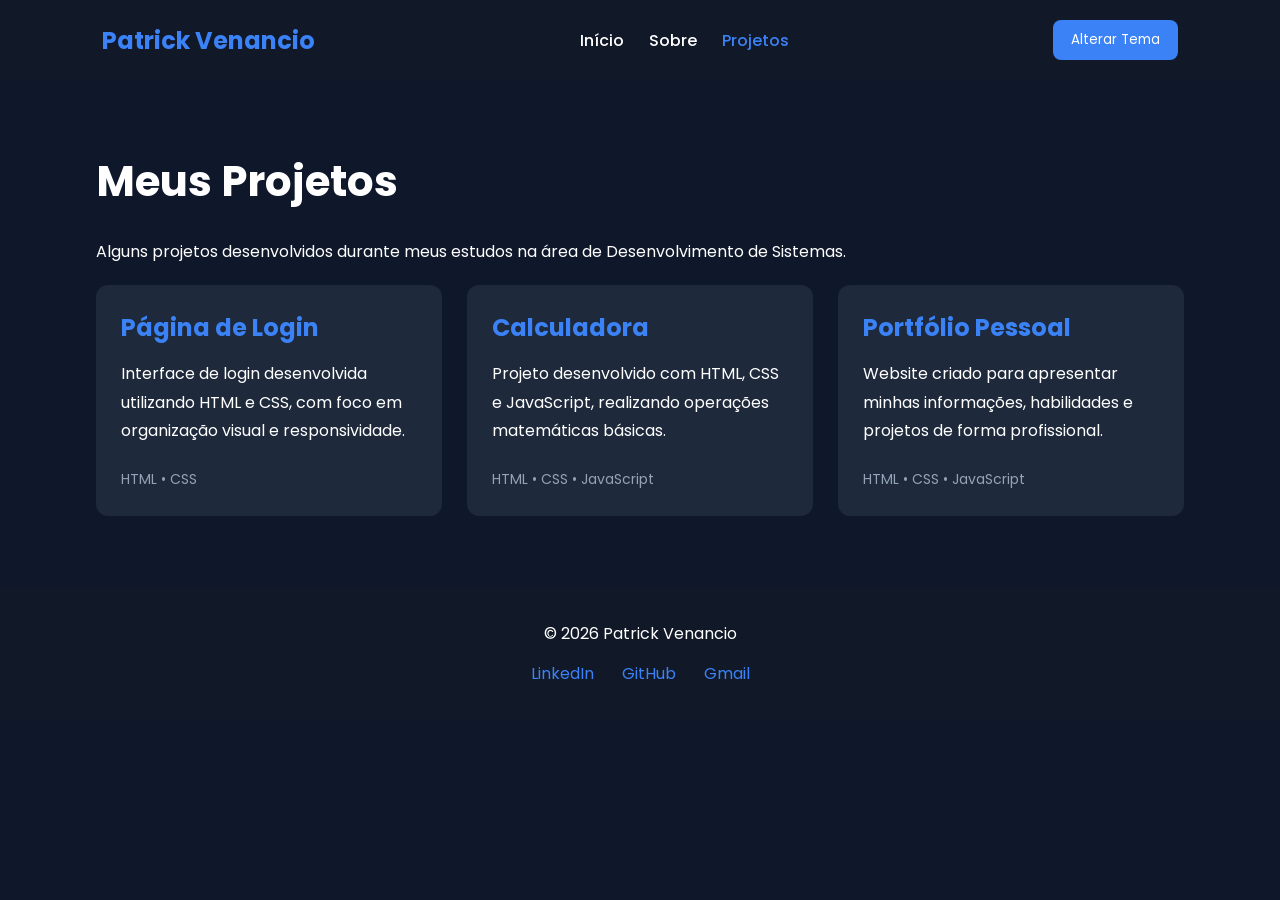
<file: projetos.html>
<!DOCTYPE html>
<html lang="pt-BR">

<head>
    <meta charset="UTF-8">
    <meta name="viewport" content="width=device-width, initial-scale=1.0">
    <title>Projetos | Patrick Venancio</title>

    <link rel="stylesheet" href="style.css">

    <link rel="preconnect" href="https://fonts.googleapis.com">
    <link rel="preconnect" href="https://fonts.gstatic.com" crossorigin>

    <link href="https://fonts.googleapis.com/css2?family=Poppins:wght@300;400;500;600;700&display=swap"
        rel="stylesheet">
</head>

<body>

    <header>

        <div class="logo">
            Patrick Venancio
        </div>

        <nav>

            <a href="index.html">Início</a>
            <a href="sobre.html">Sobre</a>
            <a href="projetos.html" class="ativo">Projetos</a>

        </nav>

        <button id="tema">
            Alterar Tema
        </button>

    </header>

    <main class="pagina">

        <h1>Meus Projetos</h1>

        <p class="descricao">
            Alguns projetos desenvolvidos durante meus estudos na área de Desenvolvimento de Sistemas.
        </p>

        <section class="cards">

            <article class="card">

                <h2>Página de Login</h2>

                <p>
                    Interface de login desenvolvida utilizando HTML e CSS,
                    com foco em organização visual e responsividade.
                </p>

                <span>HTML • CSS</span>

            </article>

            <article class="card">

                <h2>Calculadora</h2>

                <p>
                    Projeto desenvolvido com HTML, CSS e JavaScript,
                    realizando operações matemáticas básicas.
                </p>

                <span>HTML • CSS • JavaScript</span>

            </article>

            <article class="card">

                <h2>Portfólio Pessoal</h2>

                <p>
                    Website criado para apresentar minhas informações,
                    habilidades e projetos de forma profissional.
                </p>

                <span>HTML • CSS • JavaScript</span>

            </article>

        </section>

    </main>

    <footer>

        <p>&copy; <span id="ano"></span> Patrick Venancio</p>

        <div class="redes">

            <a href="https://www.linkedin.com/in/SEU_LINKEDIN" target="_blank">
                LinkedIn
            </a>

            <a href="https://github.com/SEU_GITHUB" target="_blank">
                GitHub
            </a>

            <a href="mailto:seuemail@gmail.com">
                Gmail
            </a>

        </div>

    </footer>

    <script src="script.js"></script>

</body>

</html>
</file>
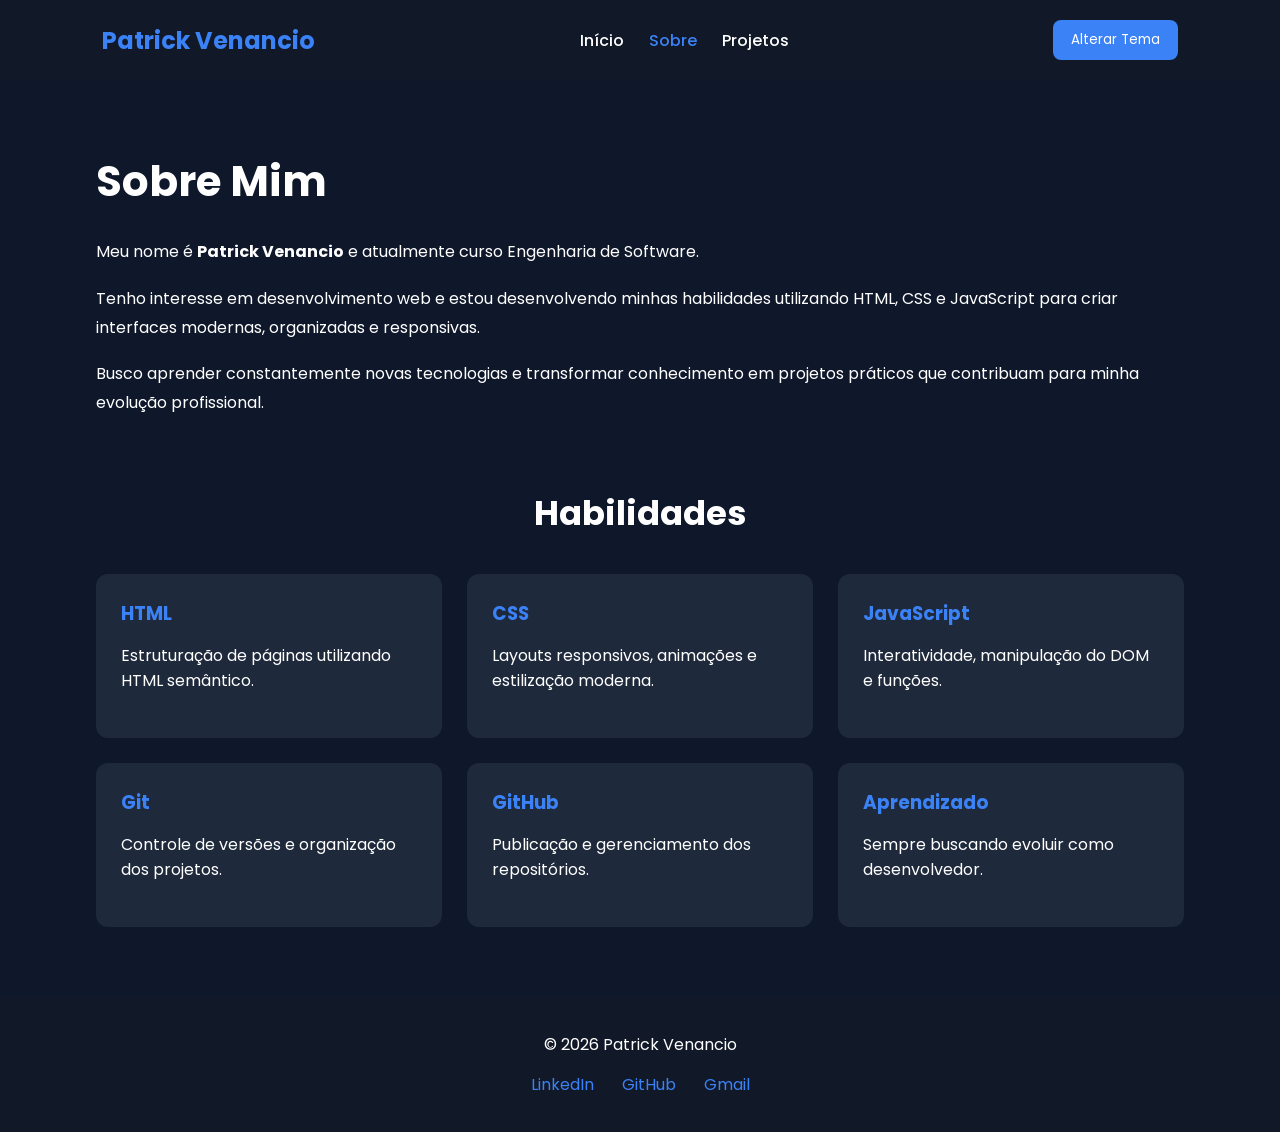
<file: sobre.html>
<!DOCTYPE html>
<html lang="pt-BR">

<head>
    <meta charset="UTF-8">
    <meta name="viewport" content="width=device-width, initial-scale=1.0">
    <title>Sobre | Patrick Venancio</title>

    <link rel="stylesheet" href="style.css">

    <link rel="preconnect" href="https://fonts.googleapis.com">
    <link rel="preconnect" href="https://fonts.gstatic.com" crossorigin>

    <link href="https://fonts.googleapis.com/css2?family=Poppins:wght@300;400;500;600;700&display=swap"
        rel="stylesheet">
</head>

<body>

    <header>

        <div class="logo">
            Patrick Venancio
        </div>

        <nav>

            <a href="index.html">Início</a>
            <a href="sobre.html" class="ativo">Sobre</a>
            <a href="projetos.html">Projetos</a>

        </nav>

        <button id="tema">
            Alterar Tema
        </button>

    </header>

    <main>

        <section class="pagina">

            <h1>Sobre Mim</h1>

            <p>
                Meu nome é <strong>Patrick Venancio</strong> e atualmente curso
                Engenharia de Software.
            </p>

            <p>
                Tenho interesse em desenvolvimento web e estou desenvolvendo
                minhas habilidades utilizando HTML, CSS e JavaScript para criar
                interfaces modernas, organizadas e responsivas.
            </p>

            <p>
                Busco aprender constantemente novas tecnologias e transformar
                conhecimento em projetos práticos que contribuam para minha
                evolução profissional.
            </p>

        </section>

        <section class="habilidades">

            <h2>Habilidades</h2>

            <div class="cards">

                <article class="card">
                    <h3>HTML</h3>
                    <p>Estruturação de páginas utilizando HTML semântico.</p>
                </article>

                <article class="card">
                    <h3>CSS</h3>
                    <p>Layouts responsivos, animações e estilização moderna.</p>
                </article>

                <article class="card">
                    <h3>JavaScript</h3>
                    <p>Interatividade, manipulação do DOM e funções.</p>
                </article>

                <article class="card">
                    <h3>Git</h3>
                    <p>Controle de versões e organização dos projetos.</p>
                </article>

                <article class="card">
                    <h3>GitHub</h3>
                    <p>Publicação e gerenciamento dos repositórios.</p>
                </article>

                <article class="card">
                    <h3>Aprendizado</h3>
                    <p>Sempre buscando evoluir como desenvolvedor.</p>
                </article>

            </div>

        </section>

    </main>

    <footer>

        <p>&copy; <span id="ano"></span> Patrick Venancio</p>

        <div class="redes">

            <a href="https://www.linkedin.com/in/SEU_LINKEDIN" target="_blank">
                LinkedIn
            </a>

            <a href="https://github.com/SEU_GITHUB" target="_blank">
                GitHub
            </a>

            <a href="mailto:patrickvenancio@edu.unifil.br">
                Gmail
            </a>

        </div>

    </footer>

    <script src="script.js"></script>

</body>

</html>
</file>
<file: style.css>
*{
    margin:0;
    padding:0;
    box-sizing:border-box;
    font-family:'Poppins',sans-serif;
}

html{
    scroll-behavior:smooth;
}

body{
    background:#0f172a;
    color:#fff;
    transition:.4s;
}

body.light{
    background:#f4f4f4;
    color:#222;
}

header{
    width:100%;
    padding:20px 8%;
    display:flex;
    justify-content:space-between;
    align-items:center;
    background:#111827;
    position:sticky;
    top:0;
    z-index:100;
}

body.light header{
    background:#fff;
}

.logo{
    font-size:24px;
    font-weight:700;
    color:#3b82f6;
}

nav{
    display:flex;
    gap:25px;
}

nav a{
    text-decoration:none;
    color:white;
    transition:.3s;
    font-weight:500;
}

body.light nav a{
    color:#222;
}

nav a:hover,
nav .ativo{
    color:#3b82f6;
}

#tema{
    padding:10px 18px;
    border:none;
    border-radius:8px;
    cursor:pointer;
    background:#3b82f6;
    color:white;
    transition:.3s;
}

#tema:hover{
    transform:scale(1.05);
}

.inicio{
    min-height:85vh;
    display:flex;
    align-items:center;
    justify-content:center;
    padding:60px 8%;
}

.apresentacao{
    display:flex;
    align-items:center;
    justify-content:space-between;
    gap:60px;
    width:100%;
}

.texto{
    flex:1;
    animation:aparecer 1s;
}

.texto span{
    color:#3b82f6;
    font-size:18px;
}

.texto h1{
    font-size:55px;
    margin:10px 0;
}

.texto h2{
    font-size:28px;
    color:#94a3b8;
    margin-bottom:20px;
}

.texto p{
    line-height:1.8;
    margin-bottom:30px;
}

.botao{
    display:inline-block;
    background:#3b82f6;
    color:white;
    text-decoration:none;
    padding:14px 28px;
    border-radius:8px;
    transition:.3s;
}

.botao:hover{
    transform:translateY(-4px);
}

.foto{
    flex:1;
    display:flex;
    justify-content:center;
}

.foto img{
    width:320px;
    height:320px;
    object-fit:cover;
    border-radius:50%;
    border:5px solid #3b82f6;
}

.pagina{
    width:85%;
    margin:70px auto;
}

.pagina h1{
    font-size:42px;
    margin-bottom:25px;
}

.pagina p{
    line-height:1.8;
    margin-bottom:18px;
}

.habilidades{
    width:85%;
    margin:60px auto;
}

.habilidades h2{
    text-align:center;
    margin-bottom:35px;
    font-size:34px;
}

.cards{
    display:grid;
    grid-template-columns:repeat(auto-fit,minmax(260px,1fr));
    gap:25px;
}

.card{
    background:#1e293b;
    padding:25px;
    border-radius:12px;
    transition:.3s;
}

body.light .card{
    background:white;
}

.card:hover{
    transform:translateY(-8px);
}

.card h2,
.card h3{
    margin-bottom:15px;
    color:#3b82f6;
}

.card p{
    margin-bottom:20px;
}

.card span{
    color:#94a3b8;
    font-size:14px;
}

footer{
    margin-top:70px;
    padding:35px;
    background:#111827;
    text-align:center;
}

body.light footer{
    background:#fff;
}

.redes{
    margin-top:15px;
}

.redes a{
    margin:0 12px;
    text-decoration:none;
    color:#3b82f6;
    transition:.3s;
}

.redes a:hover{
    color:#60a5fa;
}

@keyframes aparecer{

    from{
        opacity:0;
        transform:translateY(30px);
    }

    to{
        opacity:1;
        transform:translateY(0);
    }

}

@media(max-width:900px){

    header{
        flex-direction:column;
        gap:20px;
    }

    nav{
        flex-wrap:wrap;
        justify-content:center;
    }

    .apresentacao{
        flex-direction:column-reverse;
        text-align:center;
    }

    .texto h1{
        font-size:42px;
    }

    .texto h2{
        font-size:22px;
    }

    .foto img{
        width:250px;
        height:250px;
    }
</file>
